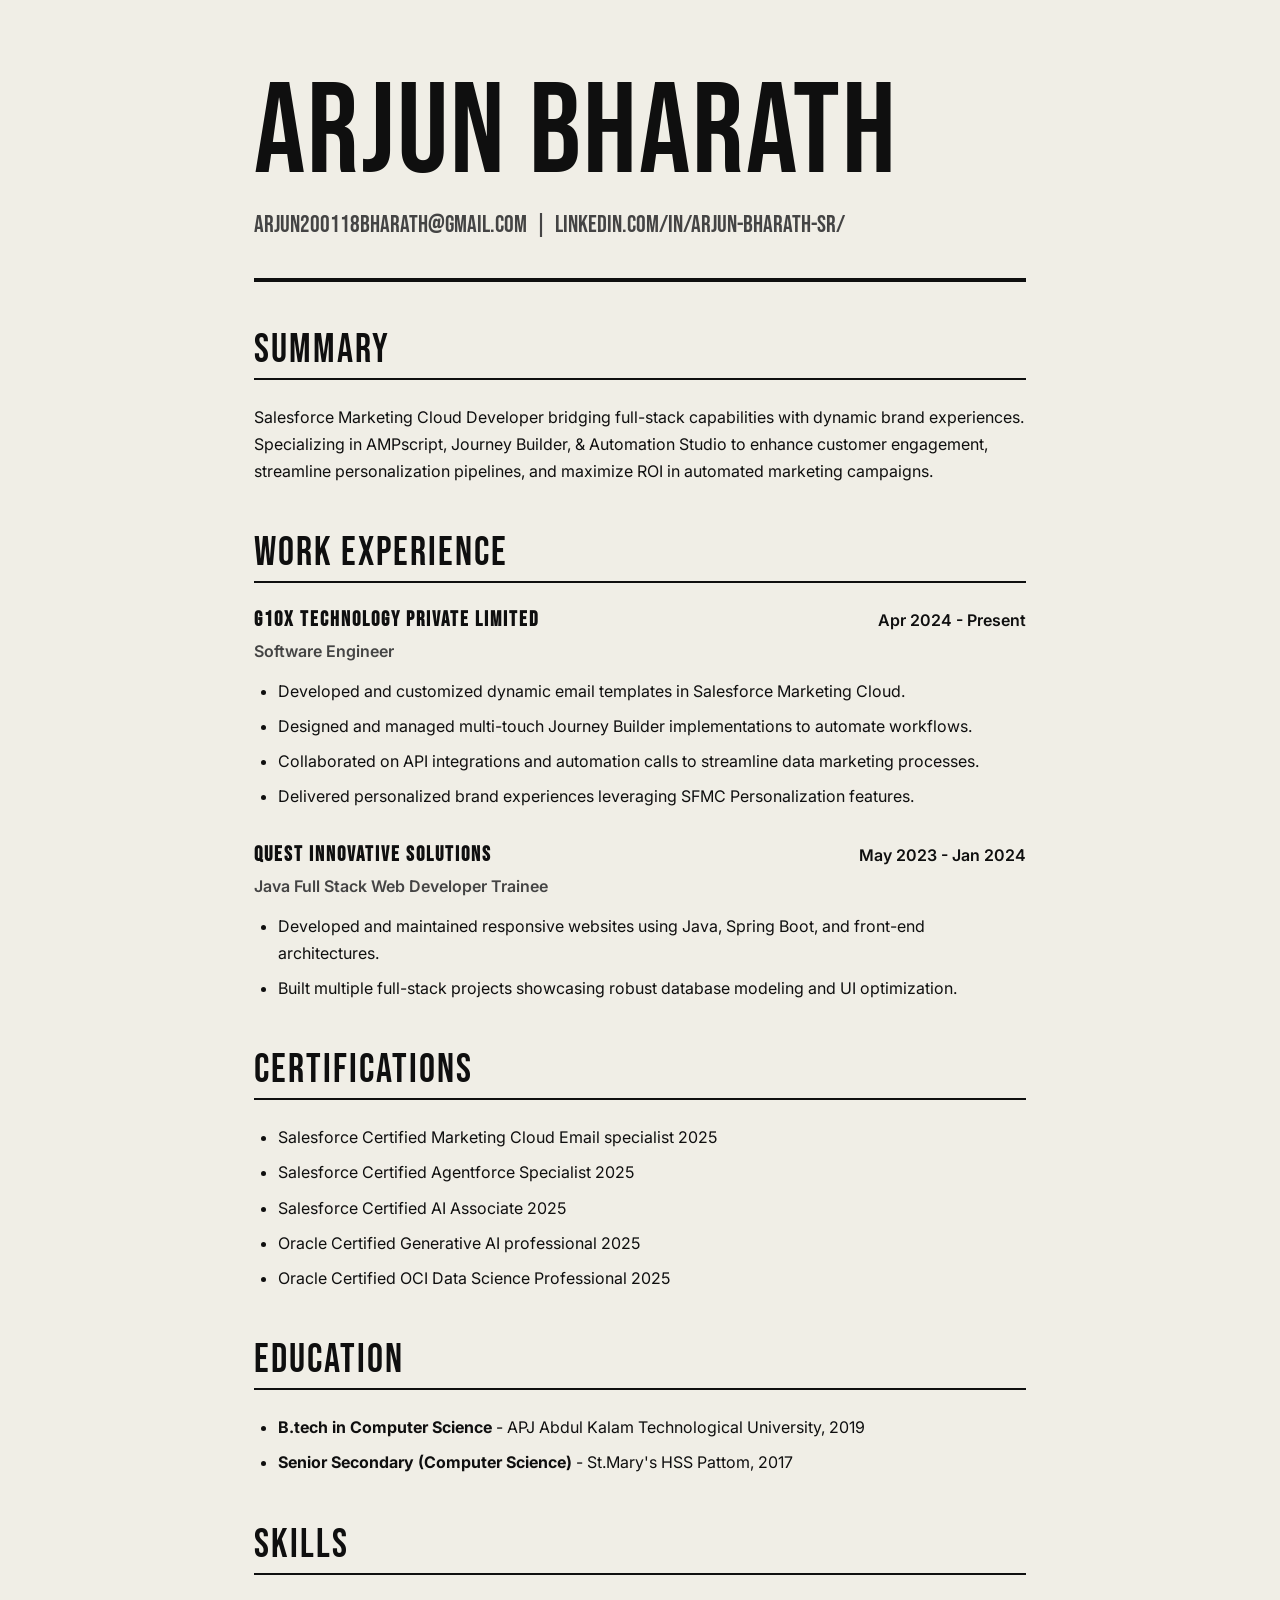
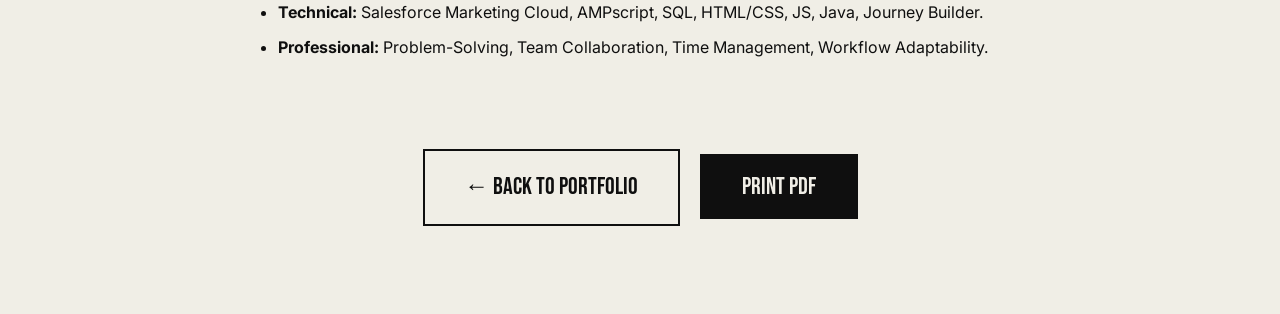
<file: resume.html>
<!DOCTYPE html>
<html lang="en">
<head>
    <meta charset="UTF-8">
    <meta name="viewport" content="width=device-width, initial-scale=1.0">
    <title>Curriculum Vitae | Arjun Bharath</title>
    <!-- Google Fonts -->
    <link rel="preconnect" href="https://fonts.googleapis.com">
    <link rel="preconnect" href="https://fonts.gstatic.com" crossorigin>
    <link href="https://fonts.googleapis.com/css2?family=Bebas+Neue&family=Inter:wght@300;400;600&display=swap" rel="stylesheet">
    <link rel="stylesheet" href="style.css">
    <style>
        body { padding-top: 0; }
        .resume-container {
            max-width: 900px;
            margin: 0 auto;
            padding: 5rem 5%;
            background-color: var(--bg-color);
            min-height: 100vh;
        }
        .resume-header {
            border-bottom: 4px solid var(--text-color);
            padding-bottom: 2rem;
            margin-bottom: 3rem;
        }
        .resume-name {
            font-family: var(--font-heading);
            font-size: clamp(4rem, 10vw, 8rem);
            line-height: 0.85;
            margin-bottom: 1rem;
        }
        .resume-contact {
            font-family: var(--font-heading);
            font-size: 1.5rem;
            color: #444;
        }
        .resume-section-title {
            font-family: var(--font-heading);
            font-size: 2.5rem;
            border-bottom: 2px solid var(--border-color);
            margin-bottom: 1.5rem;
            padding-bottom: 0.5rem;
        }
        .resume-block {
            margin-bottom: 3rem;
        }
        .job-header {
            display: flex;
            justify-content: space-between;
            align-items: baseline;
            margin-bottom: 0.2rem;
        }
        .job-title {
            font-size: 1.3rem;
            font-weight: 600;
        }
        .job-role {
            font-weight: 600;
            color: #444;
            margin-bottom: 0.8rem;
        }
        .job-list {
            padding-left: 1.5rem;
        }
        .job-list li {
            margin-bottom: 0.5rem;
        }
        .btn-group {
            text-align: center;
            margin-top: 5rem;
        }
        .btn-action {
            font-family: var(--font-heading);
            font-size: 1.5rem;
            padding: 1rem 2.5rem;
            display: inline-block;
            margin: 0.5rem;
            cursor: pointer;
            border: 2px solid var(--text-color);
            transition: all 0.3s ease;
        }
        .btn-back {
            background-color: transparent;
            color: var(--text-color);
        }
        .btn-print {
            background-color: var(--text-color);
            color: var(--bg-color);
        }
        .btn-back:hover {
            background-color: var(--text-color);
            color: var(--bg-color);
        }
        .btn-print:hover {
            background-color: transparent;
            color: var(--text-color);
        }
        @media print {
            .btn-group { display: none; }
            .resume-container { padding: 0; }
        }
    </style>
</head>
<body>
    
    <div class="resume-container">
        <div class="resume-header">
            <h1 class="resume-name">ARJUN BHARATH</h1>
            <p class="resume-contact">arjun200118bharath@gmail.com &nbsp;|&nbsp; linkedin.com/in/arjun-bharath-sr/</p>
        </div>
        
        <div class="resume-block">
            <h2 class="resume-section-title">SUMMARY</h2>
            <p>Salesforce Marketing Cloud Developer bridging full-stack capabilities with dynamic brand experiences. Specializing in AMPscript, Journey Builder, & Automation Studio to enhance customer engagement, streamline personalization pipelines, and maximize ROI in automated marketing campaigns.</p>
        </div>

        <div class="resume-block">
            <h2 class="resume-section-title">WORK EXPERIENCE</h2>
            <div style="margin-bottom: 2rem;">
                <div class="job-header">
                    <h3 class="job-title">G10X Technology Private Limited</h3>
                    <span style="font-weight: 600;">Apr 2024 - Present</span>
                </div>
                <p class="job-role">Software Engineer</p>
                <ul class="job-list">
                    <li>Developed and customized dynamic email templates in Salesforce Marketing Cloud.</li>
                    <li>Designed and managed multi-touch Journey Builder implementations to automate workflows.</li>
                    <li>Collaborated on API integrations and automation calls to streamline data marketing processes.</li>
                    <li>Delivered personalized brand experiences leveraging SFMC Personalization features.</li>
                </ul>
            </div>
            <div>
                <div class="job-header">
                    <h3 class="job-title">QUEST Innovative Solutions</h3>
                    <span style="font-weight: 600;">May 2023 - Jan 2024</span>
                </div>
                <p class="job-role">Java Full Stack Web Developer Trainee</p>
                <ul class="job-list">
                    <li>Developed and maintained responsive websites using Java, Spring Boot, and front-end architectures.</li>
                    <li>Built multiple full-stack projects showcasing robust database modeling and UI optimization.</li>
                </ul>
            </div>
        </div>

        <div class="resume-block">
            <h2 class="resume-section-title">CERTIFICATIONS</h2>
            <ul class="job-list">
                <li>Salesforce Certified Marketing Cloud Email specialist 2025</li>
                <li>Salesforce Certified Agentforce Specialist 2025</li>
                <li>Salesforce Certified AI Associate 2025</li>
                <li>Oracle Certified Generative AI professional 2025</li>
                <li>Oracle Certified OCI Data Science Professional 2025</li>
            </ul>
        </div>

        <div class="resume-block">
            <h2 class="resume-section-title">EDUCATION</h2>
            <ul class="job-list">
                <li><strong>B.tech in Computer Science</strong> - APJ Abdul Kalam Technological University, 2019</li>
                <li><strong>Senior Secondary (Computer Science)</strong> - St.Mary's HSS Pattom, 2017</li>
            </ul>
        </div>

        <div class="resume-block">
            <h2 class="resume-section-title">SKILLS</h2>
            <ul class="job-list">
                <li><strong>Technical:</strong> Salesforce Marketing Cloud, AMPscript, SQL, HTML/CSS, JS, Java, Journey Builder.</li>
                <li><strong>Professional:</strong> Problem-Solving, Team Collaboration, Time Management, Workflow Adaptability.</li>
            </ul>
        </div>

        <div class="btn-group">
            <a href="index.html" class="btn-action btn-back">&larr; BACK TO PORTFOLIO</a>
            <button onclick="window.print()" class="btn-action btn-print">PRINT PDF</button>
        </div>
    </div>

</body>
</html>
</file>
<file: style.css>
:root {
    --bg-color: #f0eee6;
    --text-color: #0f0f0f;
    --border-color: #0f0f0f;
    --accent-color: #f74d00;
    --font-heading: 'Bebas Neue', Impact, sans-serif;
    --font-body: 'Inter', Helvetica, Arial, sans-serif;
    --nav-bg: #f0eee6;
    --nav-shadow: rgba(0,0,0,0.06);
    --card-bg: #fff;
    --muted-color: #555;
}



::selection {
    background-color: var(--accent-color);
    color: #fff;
}

* {
    margin: 0;
    padding: 0;
    box-sizing: border-box;
}

html.lenis,
html.lenis body {
    height: auto;
}

.lenis.lenis-smooth {
    scroll-behavior: auto !important;
}

.lenis.lenis-smooth [data-lenis-prevent] {
    overscroll-behavior: contain;
}

.lenis.lenis-stopped {
    overflow: hidden;
}

.lenis.lenis-scrolling iframe {
    pointer-events: none;
}

body {
    background-color: var(--bg-color);
    color: var(--text-color);
    font-family: var(--font-body);
    font-size: 16px;
    line-height: 1.7;
    overflow-x: hidden;
}

img {
    max-width: 100%;
    display: block;
    object-fit: cover;
    filter: grayscale(100%) contrast(1.1);
    /* Black and white editorial style */
}

a {
    color: inherit;
    text-decoration: none;
}

/* Typography */
h1,
h2,
h3,
h4,
.number,
.circle-num {
    font-family: var(--font-heading);
    text-transform: uppercase;
    font-weight: normal;
    letter-spacing: 2px;
    line-height: 1;
}

.section-title {
    font-size: clamp(3.5rem, 8vw, 7rem);
    display: flex;
    justify-content: space-between;
    align-items: baseline;
    border-bottom: 2px solid var(--border-color);
    padding-bottom: 0.5rem;
    margin-bottom: 3rem;
}

.text-center {
    justify-content: center;
    gap: 1.5rem;
}

.number {
    font-size: clamp(2rem, 5vw, 4rem);
}

/* Layout Utilities */
section,
header,
footer {
    padding: 6rem 5%;
}

.grid-layout {
    display: grid;
    gap: 3rem;
}

.grid-2 {
    grid-template-columns: 1fr 1fr;
    align-items: center;
}

@media (max-width: 768px) {
    .grid-2 {
        grid-template-columns: 1fr;
    }
}

/* Hero Section */
.section-hero {
    min-height: 100vh;
    padding-top: 4rem;
    display: flex;
    flex-direction: column;
    justify-content: center;
}

.hero-top-grid {
    display: grid;
    grid-template-columns: 2fr 1fr;
    align-items: end;
    gap: 2rem;
    border-bottom: 3px solid var(--border-color);
    padding-bottom: 1rem;
    margin-bottom: 1rem;
}

.hero-title {
    font-size: clamp(4rem, 13vw, 14rem);
    line-height: 0.85;
    margin-bottom: -1rem;
    /* Tighten up bottom spacing due to massive line height */
    word-break: break-word;
}

.hero-img-wrapper {
    height: 350px;
    overflow: hidden;
    background-color: var(--border-color);
}

.hero-img-wrapper img {
    height: 100%;
    width: 100%;
}

@media (max-width: 900px) {
    .hero-top-grid {
        grid-template-columns: 1fr;
    }

    .hero-img-wrapper {
        height: 250px;
        order: -1;
    }

    .hero-title {
        margin-bottom: 0;
    }
}

.hero-bottom-grid {
    display: grid;
    grid-template-columns: 1fr 2fr;
    gap: 3rem;
    padding-top: 1.5rem;
}

.hero-meta {
    display: flex;
    flex-direction: column;
    gap: 0.5rem;
}

.hero-meta p {
    font-family: var(--font-heading);
    font-size: 1.3rem;
    color: var(--muted-color);
    border-bottom: 1px solid #bcbcbc;
    padding: 0.5rem 0;
}

.hero-desc {
    font-size: 1.15rem;
    max-width: 650px;
    margin-left: auto;
}

.hero-link {
    display: inline-block;
    margin-top: 1.5rem;
    font-family: var(--font-heading);
    font-size: 1.8rem;
    border-bottom: 2px solid var(--border-color);
    transition: color 0.4s ease, border-color 0.4s ease;
}

.hero-link:hover {
    color: var(--accent-color);
    border-color: var(--accent-color);
}

@media (max-width: 768px) {
    .hero-bottom-grid {
        grid-template-columns: 1fr;
    }

    .hero-desc {
        margin-left: 0;
    }
}

/* About Section */
.section-about {
    background-color: #111;
    color: #f0f0f0;
}

.section-about .section-title {
    border-color: #333;
}

.img-container {
    overflow: hidden;
    height: 500px;
}

.img-container img {
    height: 100%;
    width: 100%;
}

.about-desc p {
    font-size: 1.2rem;
    margin-bottom: 2rem;
}

.link-btn {
    display: inline-block;
    padding: 1.2rem 2.5rem;
    border: 1px solid #f0f0f0;
    font-family: var(--font-heading);
    font-size: 1.4rem;
    transition: all 0.3s ease;
}

.link-btn:hover {
    background-color: #f0f0f0;
    color: #111;
}

@media (max-width: 768px) {
    .img-container {
        height: 350px;
    }
}

/* Experience */
.timeline {
    padding-top: 1rem;
}

.timeline-item {
    display: grid;
    grid-template-columns: 1fr 2fr;
    gap: 3rem;
    border-bottom: 1px solid #ccc;
    padding-bottom: 3rem;
    margin-bottom: 3rem;
    transition: transform 0.4s ease;
}

.timeline-item:hover .circle-num {
    background-color: var(--text-color);
    color: var(--bg-color);
    transform: scale(1.1);
}

.timeline-meta h3 {
    font-size: 2.2rem;
    display: flex;
    align-items: center;
    gap: 1rem;
    margin-bottom: 0.5rem;
}

.circle-num {
    display: inline-flex;
    justify-content: center;
    align-items: center;
    width: 3rem;
    height: 3rem;
    border: 2px solid var(--text-color);
    border-radius: 50%;
    font-size: 1.5rem;
    transition: background-color 0.4s ease, color 0.4s ease, transform 0.4s cubic-bezier(0.25, 1, 0.5, 1);
}

.timeline-meta p {
    font-weight: 600;
    margin-bottom: 0.2rem;
}

.timeline-meta .role {
    color: #555;
    font-weight: 400;
}

.timeline-desc {
    font-size: 1.1rem;
    color: #4a4a4a;
}

.timeline-desc ul {
    list-style-type: none;
}

.timeline-desc li {
    margin-bottom: 1rem;
    position: relative;
    padding-left: 1.5rem;
}

.timeline-desc li::before {
    content: '';
    position: absolute;
    left: 0;
    top: 10px;
    width: 6px;
    height: 6px;
    background-color: var(--text-color);
}

@media (max-width: 768px) {
    .timeline-item {
        grid-template-columns: 1fr;
        gap: 1rem;
    }
}

/* Education */
.edu-timeline {
    padding-top: 1rem;
}

.edu-item {
    display: grid;
    grid-template-columns: 1fr 3fr;
    gap: 3rem;
    border-bottom: 1px solid #ccc;
    padding-bottom: 3rem;
    margin-bottom: 3rem;
    align-items: center;
}

.edu-item:last-child {
    border-bottom: none;
    margin-bottom: 0;
    padding-bottom: 0;
}

.edu-year {
    font-family: var(--font-heading);
    font-size: clamp(3.5rem, 8vw, 5rem);
    color: var(--accent-color);
    line-height: 1;
}

.edu-details h3 {
    font-size: 2.2rem;
    margin-bottom: 0.5rem;
}

.edu-details p {
    font-size: 1.2rem;
    font-weight: 600;
    color: #555;
}

@media (max-width: 768px) {
    .edu-item {
        grid-template-columns: 1fr;
        gap: 1rem;
        align-items: flex-start;
    }
}

/* Certifications */
.section-certs {
    background-color: #111;
    color: #fff;
}

.section-certs .section-title {
    border-color: #333;
}

.cert-grid {
    display: grid;
    grid-template-columns: repeat(auto-fit, minmax(min(320px, 100%), 1fr));
    gap: 2rem;
}

.cert-item {
    border: 1px solid #333;
    padding: 2rem;
    font-size: 1.2rem;
    font-weight: 600;
    display: flex;
    align-items: center;
    gap: 1.5rem;
    transition: background-color 0.3s, transform 0.4s cubic-bezier(0.25, 1, 0.5, 1);
}

.cert-item:hover {
    background-color: #222;
    transform: translateY(-4px);
}

.cert-name {
    line-height: 1.3;
}

.cert-year {
    font-family: var(--font-heading);
    font-size: 2rem;
    color: #888;
}

/* Skills Section */
.section-skills {
    background-color: var(--bg-color);
}
.skills-container {
    display: grid;
    grid-template-columns: repeat(auto-fit, minmax(280px, 1fr));
    gap: 2rem;
    padding-top: 1rem;
}
.skill-category h3 {
    font-size: 1.8rem;
    margin-bottom: 0.5rem;
    color: var(--accent-color);
}
.skill-category p {
    font-size: 1.1rem;
    color: #444;
}

/* Flashlight Marquee Divider */
.interactive-divider {
    width: 100%;
    height: 120px;
    background-color: #050505;
    position: relative;
    display: flex;
    align-items: center;
    overflow: hidden;
    cursor: crosshair;
}

.marquee-track {
    display: flex;
    width: max-content;
    animation: marquee-scroll 25s linear infinite;
    position: absolute;
    top: 50%;
    transform: translateY(-50%);
}

.fg-track {
    z-index: 2;
    pointer-events: none;
    clip-path: circle(0px at 50% 50%);
}

.marquee-content {
    display: flex;
    align-items: center;
    flex-shrink: 0;
}

.marquee-content.bg-text span {
    font-family: var(--font-heading);
    font-size: 3rem;
    color: transparent;
    -webkit-text-stroke: 1px rgba(255, 255, 255, 0.15);
    letter-spacing: 0.1em;
    padding: 0 1rem;
    white-space: nowrap;
}

.marquee-content.fg-text span {
    font-family: var(--font-heading);
    font-size: 3rem;
    color: var(--accent-color);
    letter-spacing: 0.1em;
    padding: 0 1rem;
    white-space: nowrap;
    text-shadow: 0 0 20px rgba(247, 77, 0, 0.6);
}

.marquee-dot {
    font-family: var(--font-body) !important;
    font-size: 1rem !important;
    color: #333 !important;
}

.fg-text .marquee-dot {
    color: #fff !important;
    text-shadow: 0 0 10px rgba(255, 255, 255, 0.6);
}

@keyframes marquee-scroll {
    0% { transform: translate(0, -50%); }
    100% { transform: translate(-50%, -50%); }
}

/* Works Cinematic Gallery */
.section-works {
    background-color: #000;
    color: #fff;
    padding: 0;
    overflow: hidden;
}

.works-layout {
    display: grid;
    grid-template-columns: 220px 1fr 280px;
    min-height: 70vh;
}

.works-header {
    background-color: #0a0a0a;
    display: flex;
    align-items: center;
    justify-content: center;
    padding: 3rem 2rem;
    border-right: 1px solid #1a1a1a;
}

.works-title {
    font-family: var(--font-heading);
    font-size: clamp(4rem, 8vw, 8rem);
    writing-mode: vertical-rl;
    text-orientation: mixed;
    transform: rotate(180deg);
    color: #fff;
    letter-spacing: 0.5rem;
    line-height: 1;
}

.works-reel-wrapper {
    position: relative;
    overflow: hidden;
    background-color: #000;
}

.works-reel {
    display: flex;
    height: 100%;
    transition: transform 0.7s cubic-bezier(0.25, 1, 0.5, 1);
}

.works-slide {
    flex: 0 0 calc(100% / 3);
    position: relative;
    overflow: hidden;
    border-right: 2px solid #111;
    cursor: pointer;
}

.works-slide img {
    width: 100%;
    height: 100%;
    object-fit: cover;
    filter: grayscale(100%) contrast(1.1);
    transition: filter 0.5s ease, transform 0.6s ease;
    display: block;
}

.works-slide:hover img {
    filter: grayscale(0%) contrast(1);
    transform: scale(1.06);
}

.works-slide-label {
    position: absolute;
    bottom: 0;
    left: 0;
    width: 100%;
    padding: 3rem 1.5rem 1.5rem;
    font-family: var(--font-heading);
    font-size: 1.6rem;
    color: #fff;
    background: linear-gradient(to top, rgba(0,0,0,0.9) 0%, transparent 100%);
    letter-spacing: 1px;
    transform: translateY(8px);
    transition: transform 0.4s ease;
}

.works-slide:hover .works-slide-label {
    transform: translateY(0);
}

/* Arrow Navigation — sits inside the tagline panel */
.works-nav {
    display: flex;
    gap: 0.75rem;
    margin-bottom: 1.5rem;
}

.works-arrow {
    width: 44px;
    height: 44px;
    border-radius: 50%;
    background: rgba(255,255,255,0.1);
    border: 2px solid rgba(255,255,255,0.35);
    color: #fff;
    display: flex;
    align-items: center;
    justify-content: center;
    cursor: pointer;
    transition: background 0.3s, border-color 0.3s, transform 0.2s;
    backdrop-filter: blur(6px);
}

.works-arrow:hover {
    background: var(--accent-color);
    border-color: var(--accent-color);
    transform: scale(1.1);
}

/* Right Tagline Panel */
.works-tagline {
    background-color: #0a0a0a;
    border-left: 1px solid #1a1a1a;
    display: flex;
    flex-direction: column;
    justify-content: flex-end;
    padding: 3rem 2.5rem;
    gap: 0.5rem;
}

.works-tagline p {
    font-size: 0.8rem;
    color: #888;
    line-height: 1.7;
    letter-spacing: 0.08em;
    text-transform: uppercase;
}

.works-view-all {
    font-family: var(--font-heading);
    font-size: 1.5rem;
    color: #fff;
    letter-spacing: 1px;
    border-bottom: 2px solid var(--accent-color);
    padding-bottom: 0.2rem;
    align-self: flex-start;
    margin-top: 1rem;
    transition: color 0.3s;
}

.works-view-all:hover {
    color: var(--accent-color);
}

@media (max-width: 900px) {
    .works-layout {
        grid-template-columns: 1fr;
        grid-template-rows: auto auto auto;
        min-height: auto;
    }

    .works-header {
        padding: 2.5rem 2rem;
        border-right: none;
        border-bottom: 1px solid #1a1a1a;
        justify-content: flex-start;
    }

    .works-title {
        writing-mode: horizontal-tb;
        transform: none;
        font-size: clamp(4rem, 15vw, 7rem);
        letter-spacing: 0.3rem;
    }

    .works-reel-wrapper {
        height: 320px;
    }

    .works-slide {
        flex: 0 0 80%;
    }

    .works-slide img {
        filter: grayscale(0%);
    }

    .works-slide-label {
        transform: translateY(0);
    }

    .works-tagline {
        border-left: none;
        border-top: 1px solid #1a1a1a;
        padding: 2.5rem 2rem;
    }
}

/* Resume Banner Section */
.section-resume {
    padding: 0;
    margin: 5rem 5%;
}

.resume-banner {
    display: flex;
    justify-content: space-between;
    align-items: center;
    background-color: var(--text-color);
    color: var(--bg-color);
    border-top: 3px solid var(--text-color);
    border-bottom: 3px solid var(--text-color);
    padding: 3rem 2rem;
    transition: background-color 0.5s cubic-bezier(0.25, 1, 0.5, 1), padding 0.5s cubic-bezier(0.25, 1, 0.5, 1);
    cursor: pointer;
    overflow: hidden;
}

.resume-banner .massive-text {
    font-family: var(--font-heading);
    font-size: clamp(3rem, 10vw, 10rem);
    margin: 0;
    line-height: 1;
}

.resume-banner .btn-text {
    font-family: var(--font-heading);
    font-size: clamp(1.5rem, 4vw, 3rem);
    display: flex;
    align-items: center;
    gap: 1rem;
    white-space: nowrap;
}

.resume-banner .btn-text .arrow {
    transition: transform 0.4s cubic-bezier(0.25, 1, 0.5, 1);
}

.resume-banner:hover {
    background-color: var(--accent-color);
    color: #fff;
    padding: 3rem 4rem;
}

.resume-banner:hover .btn-text .arrow {
    transform: translateX(10px);
}

@media (max-width: 768px) {
    .resume-banner {
        flex-direction: column;
        align-items: flex-start;
        gap: 2rem;
    }
}

/* Contact Section */
.section-connect {
    background-color: var(--text-color);
    color: var(--bg-color);
    padding: 8rem 5%;
}

.connect-grid {
    display: grid;
    grid-template-columns: 1fr 1fr;
    gap: 4rem;
}

.massive-title {
    font-family: var(--font-heading);
    font-size: clamp(4rem, 8vw, 7rem);
    line-height: 0.9;
    margin-bottom: 3rem;
}

.connect-info p,
.connect-info a {
    font-size: 1.3rem;
    margin-bottom: 0.5rem;
    transition: color 0.3s;
    display: block;
}

.connect-socials {
    margin-top: 2rem;
    display: flex;
    gap: 2rem;
}

.connect-socials a {
    font-family: var(--font-heading);
    font-size: 1.5rem;
    letter-spacing: 1px;
}

.connect-info a:hover {
    color: var(--accent-color);
}

.minimal-form {
    display: flex;
    flex-direction: column;
    gap: 3rem;
    padding-top: 2rem;
}

.form-row input {
    width: 100%;
    background: transparent;
    border: none;
    border-bottom: 2px solid #555;
    padding: 1rem 0;
    font-family: var(--font-body);
    font-size: 1.2rem;
    color: var(--bg-color);
    transition: border-color 0.3s;
}

.form-row input:focus {
    outline: none;
    border-bottom-color: var(--accent-color);
}

.form-row input::placeholder {
    color: #888;
}

.submit-btn {
    background-color: var(--bg-color);
    color: var(--text-color);
    border: none;
    padding: 1rem 3rem;
    font-family: var(--font-heading);
    font-size: 1.5rem;
    cursor: pointer;
    transition: background-color 0.3s, color 0.3s;
}

.submit-btn:hover {
    background-color: var(--accent-color);
    color: #fff;
}

@media (max-width: 768px) {
    .connect-grid {
        grid-template-columns: 1fr;
        gap: 3rem;
    }
}



/* Nav Right Group (toggle + hamburger) */
.nav-right {
    display: flex;
    align-items: center;
    gap: 1rem;
}

/* Navbar */
.navbar {
    position: fixed;
    top: 0;
    left: 0;
    width: 100%;
    display: flex;
    justify-content: space-between;
    align-items: center;
    padding: 1.5rem 5%;
    background-color: var(--nav-bg);
    border-bottom: none;
    z-index: 1000;
    transition: padding 0.3s ease, background-color 0.3s ease;
    box-shadow: 0 1px 12px var(--nav-shadow);
}

.navbar.scrolled {
    padding: 0.8rem 5%;
}

.nav-brand {
    font-family: var(--font-heading);
    font-size: 1.3rem;
    line-height: 1;
    display: flex;
    align-items: center;
    flex-shrink: 0;
    letter-spacing: 1px;
}

.nav-gif-wrapper {
    width: 2rem;
    height: 2rem;
    overflow: hidden;
    display: flex;
    justify-content: center;
    align-items: center;
    margin-right: 6px;
    mix-blend-mode: multiply;
    /* Makes white background transparent */
    border-radius: 4px;
    /* Softens corners */
    transform: translateY(-2px);
    /* Nudges the icon up slightly */
}

.nav-gif {
    height: 5rem;
    /* zoomed in */
    width: 5rem;
    object-fit: cover;
    /* focuses center */
    object-position: center;
}

.nav-arjun,
.nav-bharath {
    display: inline-block;
    max-width: 0;
    opacity: 0;
    white-space: pre;
    overflow: hidden;
    transition: max-width 0.6s cubic-bezier(0.16, 1, 0.3, 1), opacity 0.4s ease;
}

.navbar.scrolled .nav-arjun {
    max-width: 75px;
    /* enough width to reveal 'ARJUN ' */
    opacity: 1;
    transition-delay: 0.1s;
}

.navbar.scrolled .nav-bharath {
    max-width: 100px;
    /* enough width to reveal 'BHARATH' */
    opacity: 1;
    transition-delay: 0.25s;
    /* sequential reveal */
}

.nav-links {
    display: flex;
    align-items: center;
}

.nav-list {
    list-style: none;
    display: flex;
    gap: 2rem;
}

.mobile-socials {
    display: none;
}

.nav-list a {
    font-family: var(--font-heading);
    font-size: 1.1rem;
    position: relative;
    padding-bottom: 4px;
}

.nav-list a::after {
    content: '';
    position: absolute;
    bottom: 0;
    left: 0;
    width: 0%;
    height: 2px;
    background-color: var(--text-color);
    transition: width 0.3s ease;
}

.nav-list a:hover::after {
    width: 100%;
}

.menu-toggle {
    display: none;
    flex-direction: column;
    justify-content: space-between;
    width: 34px;
    height: 22px;
    cursor: pointer;
    z-index: 1001;
}

.menu-toggle .bar {
    height: 3px;
    border-radius: 3px;
    width: 100%;
    background-color: var(--text-color);
    transition: all 0.4s cubic-bezier(0.68, -0.55, 0.265, 1.55);
}

.menu-toggle .bar:nth-child(2) {
    width: 75%;
    align-self: flex-end;
}

.menu-toggle:hover .bar:nth-child(2) {
    width: 100%;
}

@media (max-width: 768px) {
    /* On mobile the menu-toggle inside nav-right is shown */
    .menu-toggle {
        display: flex;
    }

    .nav-links {
        position: fixed;
        top: 0;
        right: -100%;
        width: 100%;
        height: 100vh;
        height: 100dvh;
        background-color: var(--text-color);
        color: var(--bg-color);
        flex-direction: column;
        justify-content: center;
        align-items: flex-start;
        padding: 0 0 0 10%;
        transition: right 0.45s cubic-bezier(0.23, 1, 0.32, 1);
        z-index: 998;
        display: flex;
        /* REMOVED position: relative that was overriding position: fixed */
    }

    .nav-links.active {
        right: 0;
    }

    .nav-list {
        display: flex;
        flex-direction: column;
        gap: 1.5rem;
    }

    .nav-list a {
        font-size: 2.2rem;
        line-height: 1;
        letter-spacing: 2px;
        color: var(--bg-color);
        transition: color 0.3s ease;
    }

    .theme-toggle {
        /* Toggle stays visible in the main navbar on mobile - keep its own colors */
        width: 36px;
        height: 36px;
        margin-left: 0;
    }

    .nav-list a:hover,
    .nav-list a:active {
        color: #888;
    }

    .nav-list a::after {
        display: none;
    }

    .mobile-socials {
        display: flex;
        gap: 2rem;
        position: absolute;
        bottom: 8%;
        left: 10%;
    }

    .mobile-socials a {
        font-family: var(--font-heading);
        font-size: 1.2rem;
        color: var(--bg-color);
        letter-spacing: 2px;
        transition: color 0.3s;
    }

    .mobile-socials a:hover {
        color: #888;
    }

    .menu-toggle.active .bar:nth-child(1) {
        transform: translateY(9.5px) rotate(45deg);
        background-color: var(--bg-color);
    }

    .menu-toggle.active .bar:nth-child(2) {
        opacity: 0;
        transform: translateX(20px);
    }

    .menu-toggle.active .bar:nth-child(3) {
        transform: translateY(-9.5px) rotate(-45deg);
        background-color: var(--bg-color);
    }

    /* Lock body scroll when nav is open */
    body.nav-open {
        overflow: hidden;
    }
}

/* Site Footer */
.site-footer {
    text-align: center;
    padding: 2rem 5%;
    background-color: var(--text-color);
    color: var(--bg-color);
    font-family: var(--font-heading);
    font-size: 1.2rem;
    position: relative;
    z-index: 10;
}

/* Certificate Modal */
.modal {
    position: fixed;
    top: 0;
    left: 0;
    width: 100%;
    height: 100vh;
    background-color: rgba(0, 0, 0, 0.9);
    z-index: 2000;
    display: flex;
    justify-content: center;
    align-items: center;
    opacity: 0;
    visibility: hidden;
    transition: opacity 0.3s ease, visibility 0.3s ease;
}

.modal.show {
    opacity: 1;
    visibility: visible;
}

.modal-content {
    background-color: var(--bg-color);
    color: var(--text-color);
    padding: 3rem;
    max-width: 600px;
    width: 90%;
    position: relative;
    border: 4px solid var(--text-color);
}

.modal-close {
    position: absolute;
    top: 1rem;
    right: 1.5rem;
    font-size: 2.5rem;
    cursor: pointer;
    font-family: var(--font-body);
}

.modal-year {
    font-family: var(--font-heading);
    font-size: 2rem;
    color: #888;
    margin-bottom: 0.5rem;
}

#modal-title {
    font-size: 3rem;
    line-height: 1.1;
    margin-bottom: 1.5rem;
}

.modal-body {
    font-size: 1.2rem;
}

.cert-item {
    cursor: pointer;
}

/* All Projects Grid Page */
.page-all-projects {
    padding-top: 15rem;
    padding-bottom: 5rem;
    background-color: var(--bg-color); /* Light theme */
}
.all-projects-grid {
    display: grid;
    grid-template-columns: repeat(auto-fill, minmax(min(320px, 100%), 1fr));
    gap: 3rem;
    margin-top: 4rem;
}
.project-card-light {
    background: #fff;
    border: 1px solid #e0e0e0;
    transition: transform 0.3s ease, box-shadow 0.3s ease;
    display: flex;
    flex-direction: column;
}
.project-card-light:hover {
    transform: translateY(-5px);
    box-shadow: 0 10px 30px rgba(0,0,0,0.05);
}
.card-img-light {
    height: 250px;
    width: 100%;
    object-fit: cover;
    border-bottom: 1px solid #e0e0e0;
}
.card-body-light {
    padding: 2rem;
    flex: 1;
    display: flex;
    flex-direction: column;
}
.card-body-light h3 {
    font-size: 2.2rem;
    margin-bottom: 1rem;
    line-height: 1.1;
    font-family: var(--font-heading);
}
.card-body-light p {
    font-size: 1.1rem;
    color: #555;
    margin-bottom: 2rem;
    flex: 1;
}
.card-actions-light {
    display: flex;
    gap: 1rem;
    justify-content: flex-start;
    flex-wrap: wrap;
}
.card-btn-light {
    font-family: var(--font-heading);
    font-size: 1rem;
    padding: 0.4rem 1.2rem;
    text-align: center;
    border: 2px solid var(--text-color);
    background: transparent;
    color: var(--text-color);
    transition: all 0.3s ease;
    text-decoration: none;
}
.card-btn-light.primary {
    background: var(--text-color);
    color: var(--bg-color);
}
.card-btn-light:hover {
    background: var(--accent-color);
    border-color: var(--accent-color);
    color: #fff;
}

/* ================================================
   MOBILE RESPONSIVENESS OVERHAUL
   ================================================ */

/* Tablets & Smaller (≤ 768px) */
@media (max-width: 768px) {
    /* Section padding */
    section,
    header,
    footer {
        padding: 4rem 5%;
    }

    .section-hero {
        min-height: auto;
        padding-top: 6rem;
        padding-bottom: 3rem;
    }

    /* Hero email link */
    .hero-link {
        font-size: 1.3rem;
        word-break: break-all;
    }

    /* Section titles */
    .section-title {
        font-size: clamp(2.5rem, 8vw, 5rem);
        margin-bottom: 2rem;
        flex-wrap: wrap;
        gap: 0.5rem;
    }

    .number {
        font-size: clamp(1.5rem, 5vw, 3rem);
    }

    /* Timeline descriptions */
    .timeline-meta h3 {
        font-size: 1.6rem;
    }

    /* Education */
    .edu-details h3 {
        font-size: 1.6rem;
    }

    /* Certifications */
    .cert-item {
        padding: 1.5rem;
        font-size: 1rem;
        gap: 1rem;
    }

    .cert-year {
        font-size: 1.6rem;
    }

    /* Works section mobile */
    .works-reel-wrapper {
        height: 280px;
    }

    .works-slide {
        flex: 0 0 85%;
    }

    .works-slide-label {
        font-size: 1.3rem;
        padding: 2rem 1rem 1rem;
    }

    .works-tagline {
        padding: 2rem 5%;
    }

    .works-tagline p {
        font-size: 0.75rem;
    }

    /* Resume Banner */
    .section-resume {
        margin: 3rem 5%;
    }

    .resume-banner {
        padding: 2rem 1.5rem;
    }

    .resume-banner .massive-text {
        font-size: clamp(2rem, 8vw, 4rem);
    }

    .resume-banner .btn-text {
        font-size: clamp(1.2rem, 4vw, 2rem);
    }

    /* Contact */
    .section-connect {
        padding: 5rem 5%;
    }

    .massive-title {
        font-size: clamp(2.5rem, 8vw, 4rem);
        margin-bottom: 2rem;
    }

    .connect-socials {
        gap: 1.5rem;
        flex-wrap: wrap;
    }

    /* Modals */
    .modal-content {
        padding: 2rem;
        width: 92%;
        max-height: 90vh;
        overflow-y: auto;
    }

    #modal-title {
        font-size: 2rem;
    }

    .modal-year {
        font-size: 1.5rem;
    }

    /* Project modal */
    #project-modal .modal-content {
        max-width: 95%;
    }

    .project-modal-img,
    #project-modal .project-modal-img {
        height: 220px !important;
    }

    #project-modal-title {
        font-size: 2rem !important;
        bottom: 12px !important;
        left: 16px !important;
    }

    #project-modal .modal-inner {
        padding: 20px !important;
    }

    #project-modal-desc {
        font-size: 1rem !important;
    }

    /* Skills container */
    .skills-container {
        grid-template-columns: 1fr;
        gap: 1.5rem;
    }

    /* Projects page */
    .page-all-projects {
        padding-top: 8rem;
        padding-bottom: 3rem;
    }

    .all-projects-grid {
        gap: 2rem;
    }

    .card-img-light {
        height: 200px;
    }

    .card-body-light {
        padding: 1.5rem;
    }

    .card-body-light h3 {
        font-size: 1.8rem;
    }
}

/* Small phones (≤ 480px) */
@media (max-width: 480px) {
    section,
    header,
    footer {
        padding: 3rem 4%;
    }

    .section-hero {
        padding-top: 5rem;
    }

    .hero-title {
        font-size: clamp(3rem, 13vw, 6rem);
    }

    .hero-meta p {
        font-size: 1.1rem;
    }

    .hero-desc {
        font-size: 1rem;
    }

    .hero-link {
        font-size: 1.1rem;
    }

    .hero-img-wrapper {
        height: 200px;
    }

    .section-title {
        font-size: clamp(2rem, 10vw, 3.5rem);
        margin-bottom: 1.5rem;
    }

    .number {
        font-size: clamp(1.2rem, 5vw, 2rem);
    }

    /* About */
    .about-desc p {
        font-size: 1rem;
    }

    .img-container {
        height: 250px;
    }

    .link-btn {
        padding: 1rem 2rem;
        font-size: 1.2rem;
    }

    /* Experience */
    .timeline-meta h3 {
        font-size: 1.4rem;
        gap: 0.6rem;
    }

    .circle-num {
        width: 2.4rem;
        height: 2.4rem;
        font-size: 1.2rem;
    }

    .timeline-desc {
        font-size: 0.95rem;
    }

    /* Education */
    .edu-details h3 {
        font-size: 1.4rem;
    }

    .edu-details p {
        font-size: 1rem;
    }

    .edu-year {
        font-size: clamp(2.5rem, 8vw, 4rem);
    }

    /* Certifications */
    .cert-item {
        padding: 1.2rem;
        font-size: 0.95rem;
        gap: 0.8rem;
    }

    .cert-year {
        font-size: 1.4rem;
        flex-shrink: 0;
    }

    .cert-name {
        font-size: 0.95rem;
    }

    /* Skills */
    .skill-category h3 {
        font-size: 1.4rem;
    }

    .skill-category p {
        font-size: 0.95rem;
    }

    /* Marquee divider */
    .marquee-divider {
        padding: 0.8rem 0;
    }

    .marquee-content span {
        font-size: 1rem;
        padding: 0 0.5rem;
    }

    /* Works Section */
    .works-header {
        padding: 1.5rem 4%;
    }

    .works-title {
        font-size: clamp(3rem, 12vw, 5rem);
    }

    .works-reel-wrapper {
        height: 250px;
    }

    .works-slide {
        flex: 0 0 90%;
    }

    .works-slide-label {
        font-size: 1.1rem;
    }

    .works-tagline {
        padding: 1.5rem 4%;
    }

    .works-view-all {
        font-size: 1.2rem;
    }

    /* Resume Banner */
    .section-resume {
        margin: 2rem 4%;
    }

    .resume-banner {
        padding: 1.5rem 1.2rem;
    }

    .resume-banner .massive-text {
        font-size: clamp(1.8rem, 7vw, 3rem);
    }

    .resume-banner .btn-text {
        font-size: clamp(1rem, 3.5vw, 1.5rem);
    }

    /* Contact */
    .section-connect {
        padding: 3.5rem 4%;
    }

    .massive-title {
        font-size: clamp(2rem, 8vw, 3rem);
        margin-bottom: 1.5rem;
    }

    .connect-info p,
    .connect-info a {
        font-size: 1.1rem;
    }

    .connect-socials a {
        font-size: 1.2rem;
    }

    .minimal-form {
        gap: 2rem;
    }

    .form-row input {
        font-size: 1rem;
        padding: 0.8rem 0;
    }

    .submit-btn {
        font-size: 1.2rem;
        padding: 0.8rem 2rem;
    }

    /* Nav mobile menu links */
    .nav-list a {
        font-size: 1.8rem;
    }

    .mobile-socials a {
        font-size: 1rem;
    }

    /* Modals */
    .modal-content {
        padding: 1.5rem;
        width: 95%;
    }

    #modal-title {
        font-size: 1.6rem;
    }

    .cert-img-placeholder {
        height: 200px !important;
    }

    .cert-img-placeholder span {
        font-size: 1.2rem !important;
    }

    /* Project modal */
    .project-modal-img,
    #project-modal .project-modal-img {
        height: 180px !important;
    }

    #project-modal-title {
        font-size: 1.6rem !important;
        bottom: 10px !important;
        left: 12px !important;
    }

    /* Projects page */
    .page-all-projects {
        padding-top: 6rem;
    }

    .card-img-light {
        height: 180px;
    }

    .card-body-light h3 {
        font-size: 1.5rem;
    }

    .card-body-light p {
        font-size: 0.95rem;
    }

    .card-btn-light {
        font-size: 0.9rem;
        padding: 0.35rem 1rem;
    }

    /* Footer */
    .site-footer {
        font-size: 0.95rem;
        padding: 1.5rem 4%;
    }
}
</file>
